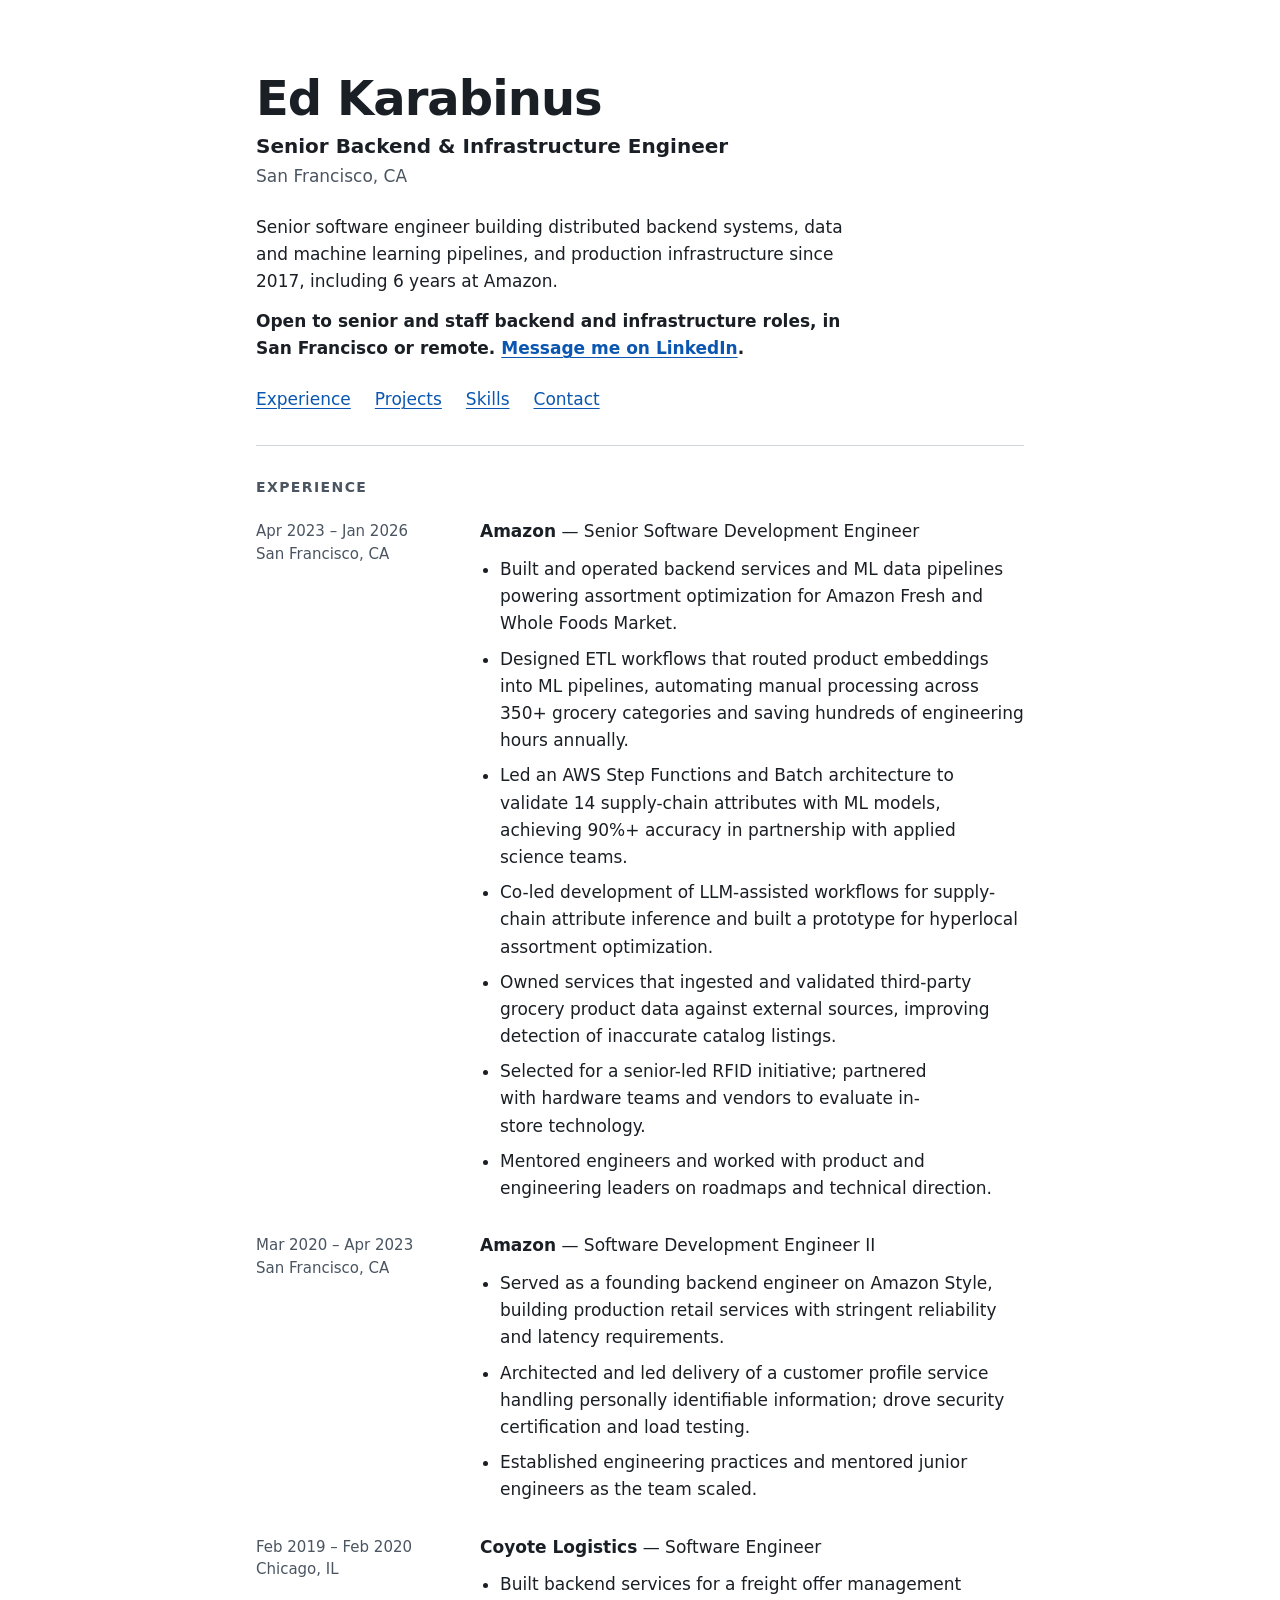
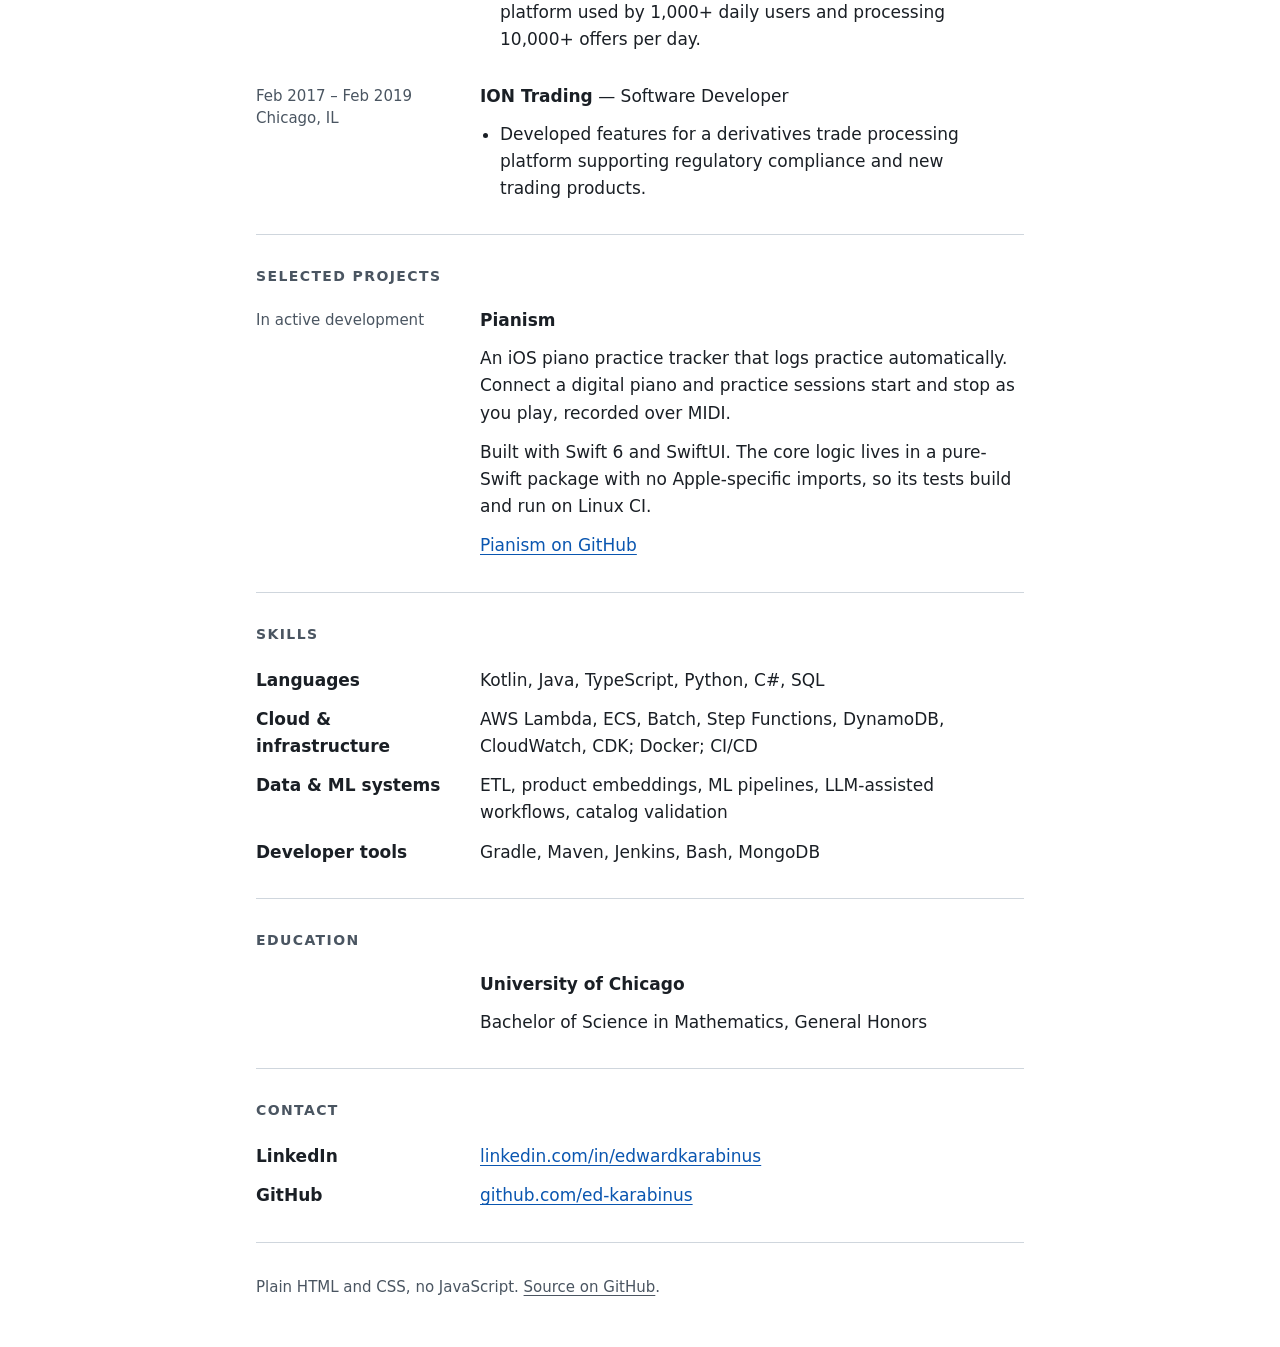
<file: index.html>
<!doctype html>
<html lang="en">
<head>
  <meta charset="utf-8">
  <meta name="viewport" content="width=device-width, initial-scale=1">
  <title>Ed Karabinus · Senior Backend &amp; Infrastructure Engineer</title>
  <meta name="description" content="Senior backend and infrastructure engineer in San Francisco: distributed systems, data and ML pipelines, and production infrastructure. Six years at Amazon.">
  <meta name="color-scheme" content="light dark">
  <meta name="theme-color" content="#ffffff" media="(prefers-color-scheme: light)">
  <meta name="theme-color" content="#101419" media="(prefers-color-scheme: dark)">
  <link rel="canonical" href="https://ed-karabinus.github.io/">
  <link rel="icon" href="favicon.svg" type="image/svg+xml">

  <meta property="og:type" content="website">
  <meta property="og:site_name" content="Ed Karabinus">
  <meta property="og:title" content="Ed Karabinus · Senior Backend &amp; Infrastructure Engineer">
  <meta property="og:description" content="Senior backend and infrastructure engineer in San Francisco: distributed systems, data and ML pipelines, and production infrastructure. Six years at Amazon.">
  <meta property="og:url" content="https://ed-karabinus.github.io/">
  <meta property="og:image" content="https://ed-karabinus.github.io/og-image.png">
  <meta property="og:image:width" content="1200">
  <meta property="og:image:height" content="630">
  <meta property="og:image:alt" content="Ed Karabinus, Senior Backend and Infrastructure Engineer, San Francisco">
  <meta name="twitter:card" content="summary_large_image">

  <link rel="stylesheet" href="style.css">
</head>
<body>
  <a class="skip-link" href="#main">Skip to content</a>

  <header class="site-header">
    <h1>Ed Karabinus</h1>
    <p class="role">Senior Backend &amp; Infrastructure Engineer</p>
    <p class="place">San Francisco, CA</p>
    <p class="summary">Senior software engineer building distributed backend systems, data and machine learning pipelines, and production infrastructure since 2017, including 6 years at Amazon.</p>
    <p class="availability">Open to senior and staff backend and infrastructure roles, in San Francisco or remote. <a href="https://www.linkedin.com/in/edwardkarabinus">Message me on LinkedIn</a>.</p>
    <nav aria-label="Page sections">
      <ul>
        <li><a href="#experience">Experience</a></li>
        <li><a href="#projects">Projects</a></li>
        <li><a href="#skills">Skills</a></li>
        <li><a href="#contact">Contact</a></li>
      </ul>
    </nav>
  </header>

  <main id="main">
    <section id="experience" aria-labelledby="experience-heading">
      <h2 id="experience-heading">Experience</h2>

      <article class="entry">
        <h3><span class="name">Amazon</span> &mdash; Senior Software Development Engineer</h3>
        <p class="meta">
          <span><time datetime="2023-04">Apr 2023</time> &ndash; <time datetime="2026-01">Jan 2026</time></span>
          <span>San Francisco, CA</span>
        </p>
        <ul class="body">
          <li>Built and operated backend services and ML data pipelines powering assortment optimization for Amazon Fresh and Whole Foods Market.</li>
          <li>Designed ETL workflows that routed product embeddings into ML pipelines, automating manual processing across 350+ grocery categories and saving hundreds of engineering hours annually.</li>
          <li>Led an AWS Step Functions and Batch architecture to validate 14 supply-chain attributes with ML models, achieving 90%+ accuracy in partnership with applied science teams.</li>
          <li>Co-led development of LLM-assisted workflows for supply-chain attribute inference and built a prototype for hyperlocal assortment optimization.</li>
          <li>Owned services that ingested and validated third-party grocery product data against external sources, improving detection of inaccurate catalog listings.</li>
          <li>Selected for a senior-led RFID initiative; partnered with hardware teams and vendors to evaluate in-store technology.</li>
          <li>Mentored engineers and worked with product and engineering leaders on roadmaps and technical direction.</li>
        </ul>
      </article>

      <article class="entry">
        <h3><span class="name">Amazon</span> &mdash; Software Development Engineer II</h3>
        <p class="meta">
          <span><time datetime="2020-03">Mar 2020</time> &ndash; <time datetime="2023-04">Apr 2023</time></span>
          <span>San Francisco, CA</span>
        </p>
        <ul class="body">
          <li>Served as a founding backend engineer on Amazon Style, building production retail services with stringent reliability and latency requirements.</li>
          <li>Architected and led delivery of a customer profile service handling personally identifiable information; drove security certification and load testing.</li>
          <li>Established engineering practices and mentored junior engineers as the team scaled.</li>
        </ul>
      </article>

      <article class="entry">
        <h3><span class="name">Coyote Logistics</span> &mdash; Software Engineer</h3>
        <p class="meta">
          <span><time datetime="2019-02">Feb 2019</time> &ndash; <time datetime="2020-02">Feb 2020</time></span>
          <span>Chicago, IL</span>
        </p>
        <ul class="body">
          <li>Built backend services for a freight offer management platform used by 1,000+ daily users and processing 10,000+ offers per day.</li>
        </ul>
      </article>

      <article class="entry">
        <h3><span class="name">ION Trading</span> &mdash; Software Developer</h3>
        <p class="meta">
          <span><time datetime="2017-02">Feb 2017</time> &ndash; <time datetime="2019-02">Feb 2019</time></span>
          <span>Chicago, IL</span>
        </p>
        <ul class="body">
          <li>Developed features for a derivatives trade processing platform supporting regulatory compliance and new trading products.</li>
        </ul>
      </article>
    </section>

    <section id="projects" aria-labelledby="projects-heading">
      <h2 id="projects-heading">Selected projects</h2>

      <article class="entry">
        <h3><span class="name">Pianism</span></h3>
        <p class="meta">
          <span>In active development</span>
        </p>
        <div class="body">
          <p>An iOS piano practice tracker that logs practice automatically. Connect a digital piano and practice sessions start and stop as you play, recorded over MIDI.</p>
          <p>Built with Swift 6 and SwiftUI. The core logic lives in a pure-Swift package with no Apple-specific imports, so its tests build and run on Linux CI.</p>
          <p><a href="https://github.com/ed-karabinus/pianism">Pianism on GitHub</a></p>
        </div>
      </article>
    </section>

    <section id="skills" aria-labelledby="skills-heading">
      <h2 id="skills-heading">Skills</h2>
      <dl class="pairs">
        <div>
          <dt>Languages</dt>
          <dd>Kotlin, Java, TypeScript, Python, C#, SQL</dd>
        </div>
        <div>
          <dt>Cloud &amp; infrastructure</dt>
          <dd>AWS Lambda, ECS, Batch, Step Functions, DynamoDB, CloudWatch, CDK; Docker; CI/CD</dd>
        </div>
        <div>
          <dt>Data &amp; ML systems</dt>
          <dd>ETL, product embeddings, ML pipelines, LLM-assisted workflows, catalog validation</dd>
        </div>
        <div>
          <dt>Developer tools</dt>
          <dd>Gradle, Maven, Jenkins, Bash, MongoDB</dd>
        </div>
      </dl>
    </section>

    <section id="education" aria-labelledby="education-heading">
      <h2 id="education-heading">Education</h2>
      <article class="entry">
        <h3><span class="name">University of Chicago</span></h3>
        <p class="body">Bachelor of Science in Mathematics, General Honors</p>
      </article>
    </section>

    <section id="contact" aria-labelledby="contact-heading">
      <h2 id="contact-heading">Contact</h2>
      <dl class="pairs">
        <div>
          <dt>LinkedIn</dt>
          <dd><a href="https://www.linkedin.com/in/edwardkarabinus">linkedin.com/in/edwardkarabinus</a></dd>
        </div>
        <div>
          <dt>GitHub</dt>
          <dd><a href="https://github.com/ed-karabinus">github.com/ed-karabinus</a></dd>
        </div>
      </dl>
    </section>
  </main>

  <footer class="site-footer">
    <p>Plain HTML and CSS, no JavaScript. <a href="https://github.com/ed-karabinus/ed-karabinus.github.io">Source on GitHub</a>.</p>
  </footer>
</body>
</html>
</file>
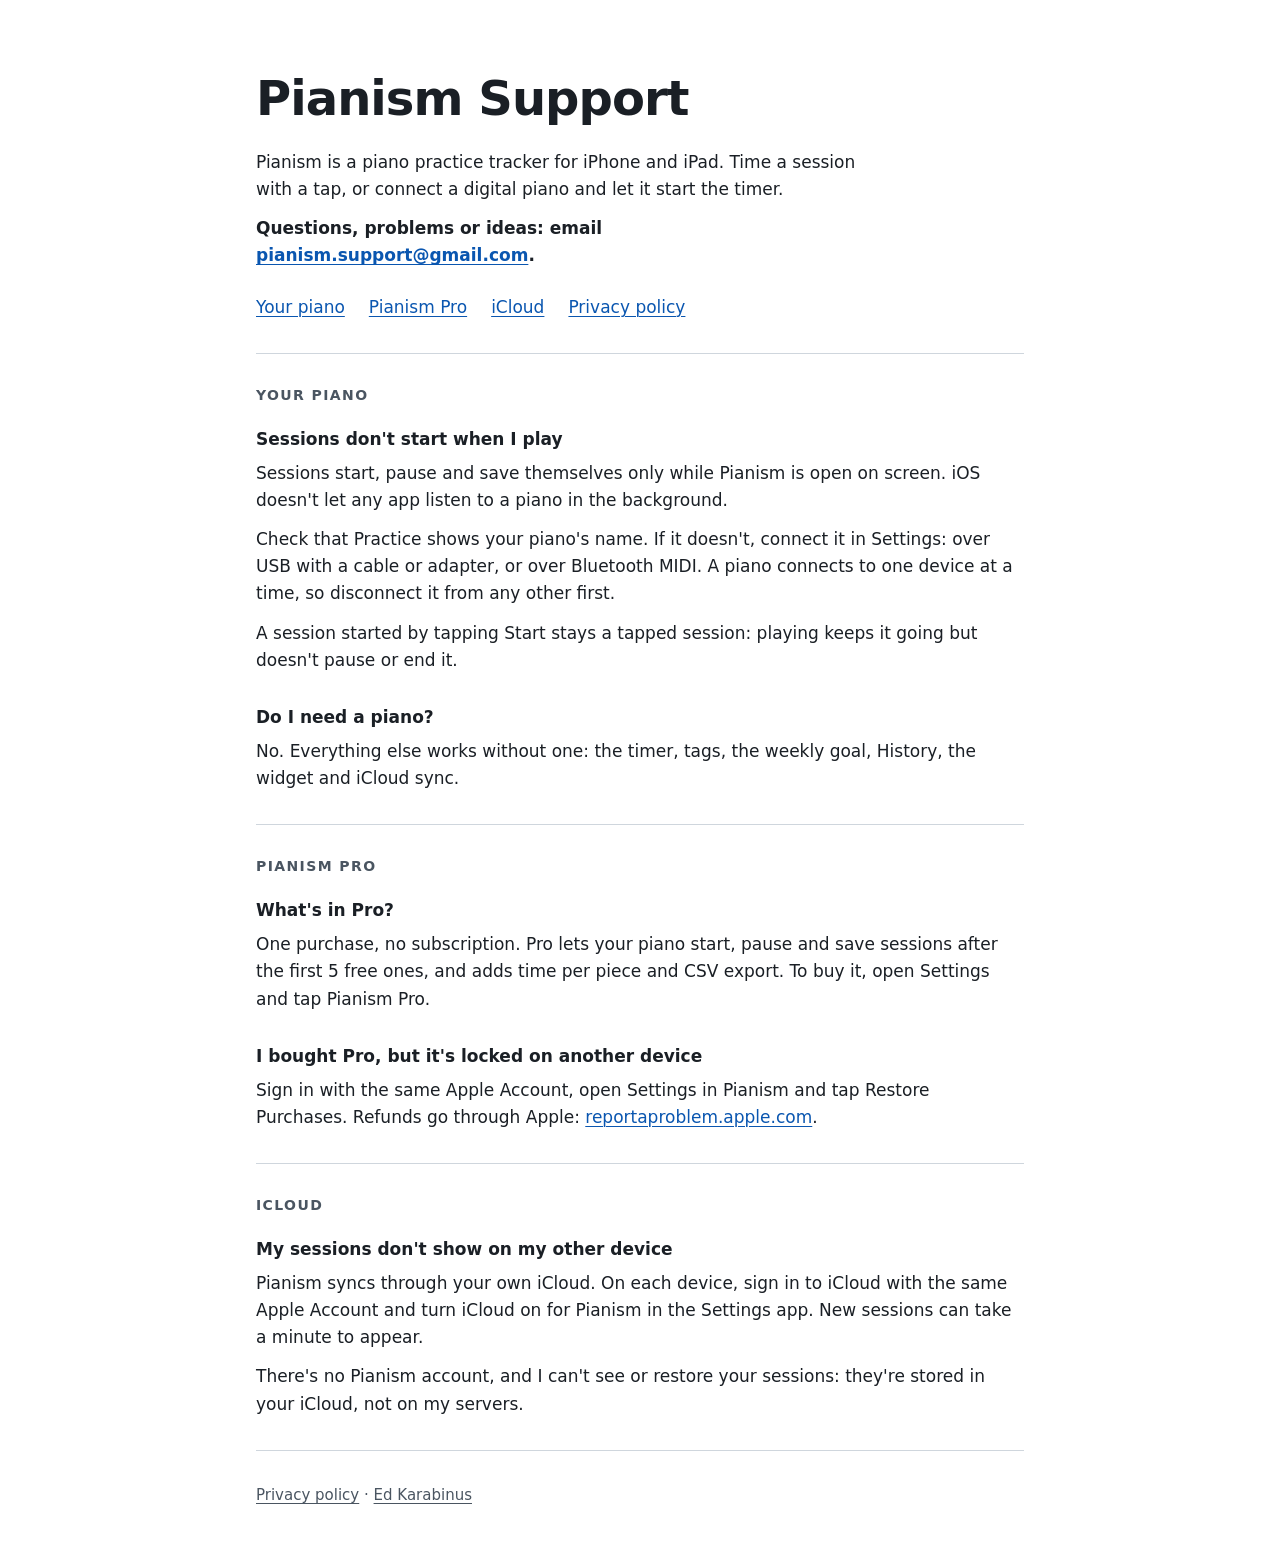
<file: pianism/index.html>
<!doctype html>
<html lang="en">
<head>
  <meta charset="utf-8">
  <meta name="viewport" content="width=device-width, initial-scale=1">
  <title>Pianism Support</title>
  <meta name="description" content="Help with Pianism, the iPhone and iPad piano practice tracker: how sessions start, Pianism Pro, iCloud sync, and how to get in touch.">
  <meta name="color-scheme" content="light dark">
  <meta name="theme-color" content="#ffffff" media="(prefers-color-scheme: light)">
  <meta name="theme-color" content="#101419" media="(prefers-color-scheme: dark)">
  <link rel="canonical" href="https://ed-karabinus.github.io/pianism/">
  <link rel="icon" href="../favicon.svg" type="image/svg+xml">
  <link rel="stylesheet" href="../style.css">
  <style>
    .faq + .faq { margin-top: 2rem; }
    .faq > .body { margin-top: 0.5rem; }
  </style>
</head>
<body>
  <a class="skip-link" href="#main">Skip to content</a>

  <header class="site-header">
    <h1>Pianism Support</h1>
    <p class="summary">Pianism is a piano practice tracker for iPhone and iPad. Time a session with a tap, or connect a digital piano and let it start the timer.</p>
    <p class="availability">Questions, problems or ideas: email <a href="mailto:pianism.support@gmail.com">pianism.support@gmail.com</a>.</p>
    <nav aria-label="Page sections">
      <ul>
        <li><a href="#piano">Your piano</a></li>
        <li><a href="#pro">Pianism Pro</a></li>
        <li><a href="#sync">iCloud</a></li>
        <li><a href="privacy/">Privacy policy</a></li>
      </ul>
    </nav>
  </header>

  <main id="main">
    <section id="piano" aria-labelledby="piano-heading">
      <h2 id="piano-heading">Your piano</h2>
      <article class="faq">
        <h3><span class="name">Sessions don't start when I play</span></h3>
        <div class="body">
          <p>Sessions start, pause and save themselves only while Pianism is open on screen. iOS doesn't let any app listen to a piano in the background.</p>
          <p>Check that Practice shows your piano's name. If it doesn't, connect it in Settings: over USB with a cable or adapter, or over Bluetooth MIDI. A piano connects to one device at a time, so disconnect it from any other first.</p>
          <p>A session started by tapping Start stays a tapped session: playing keeps it going but doesn't pause or end it.</p>
        </div>
      </article>
      <article class="faq">
        <h3><span class="name">Do I need a piano?</span></h3>
        <div class="body">
          <p>No. Everything else works without one: the timer, tags, the weekly goal, History, the widget and iCloud sync.</p>
        </div>
      </article>
    </section>

    <section id="pro" aria-labelledby="pro-heading">
      <h2 id="pro-heading">Pianism Pro</h2>
      <article class="faq">
        <h3><span class="name">What's in Pro?</span></h3>
        <div class="body">
          <p>One purchase, no subscription. Pro lets your piano start, pause and save sessions after the first 5 free ones, and adds time per piece and CSV export. To buy it, open Settings and tap Pianism Pro.</p>
        </div>
      </article>
      <article class="faq">
        <h3><span class="name">I bought Pro, but it's locked on another device</span></h3>
        <div class="body">
          <p>Sign in with the same Apple Account, open Settings in Pianism and tap Restore Purchases. Refunds go through Apple: <a href="https://reportaproblem.apple.com">reportaproblem.apple.com</a>.</p>
        </div>
      </article>
    </section>

    <section id="sync" aria-labelledby="sync-heading">
      <h2 id="sync-heading">iCloud</h2>
      <article class="faq">
        <h3><span class="name">My sessions don't show on my other device</span></h3>
        <div class="body">
          <p>Pianism syncs through your own iCloud. On each device, sign in to iCloud with the same Apple Account and turn iCloud on for Pianism in the Settings app. New sessions can take a minute to appear.</p>
          <p>There's no Pianism account, and I can't see or restore your sessions: they're stored in your iCloud, not on my servers.</p>
        </div>
      </article>
    </section>
  </main>

  <footer class="site-footer">
    <p><a href="privacy/">Privacy policy</a> · <a href="../">Ed Karabinus</a></p>
  </footer>
</body>
</html>
</file>
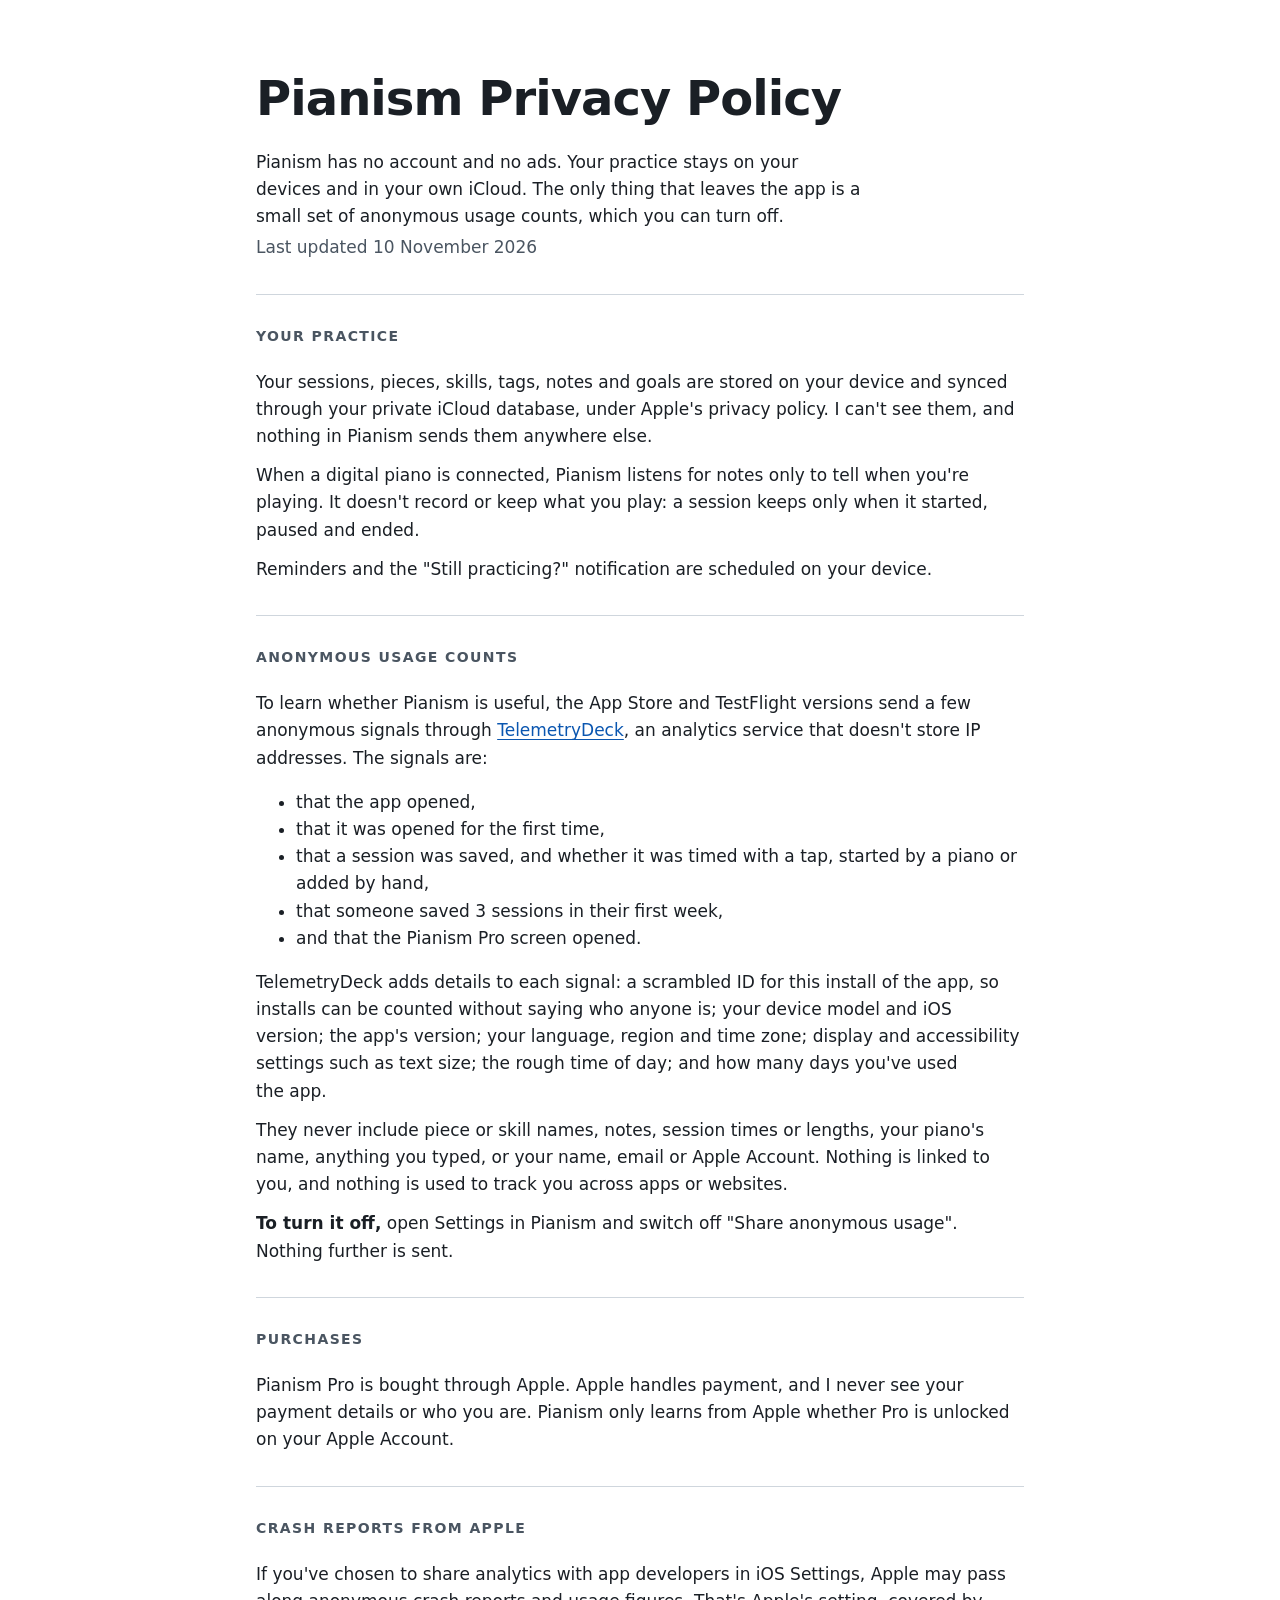
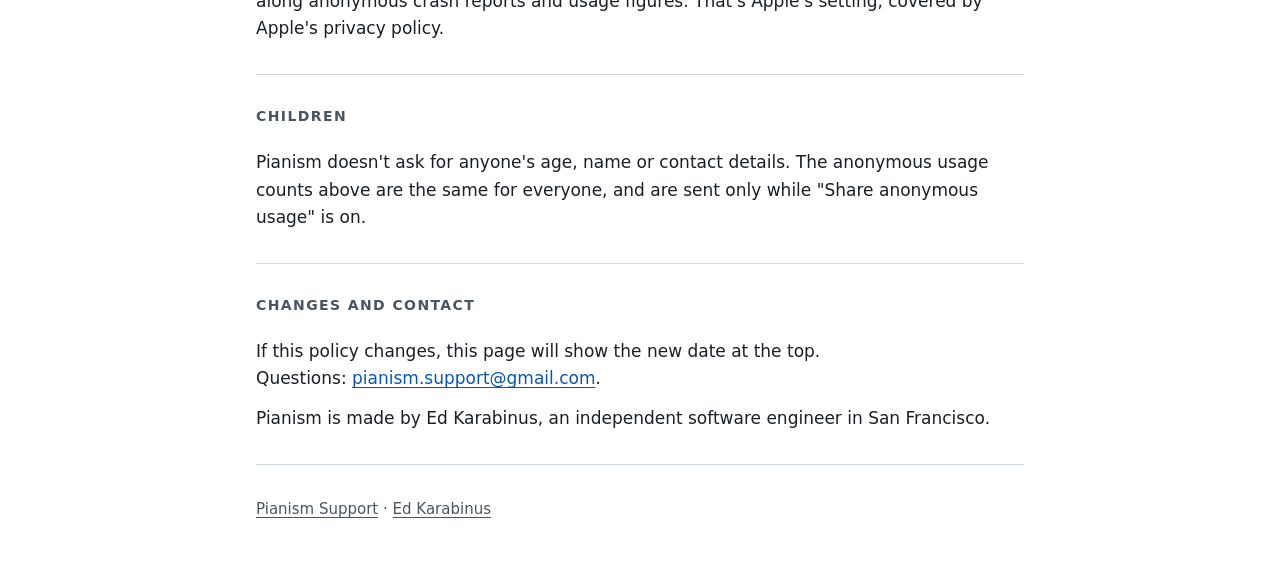
<file: pianism/privacy/index.html>
<!doctype html>
<html lang="en">
<head>
  <meta charset="utf-8">
  <meta name="viewport" content="width=device-width, initial-scale=1">
  <title>Pianism Privacy Policy</title>
  <meta name="description" content="What Pianism, the piano practice tracker, collects and what it never does: no account, practice stays in your iCloud, and anonymous usage counts you can turn off.">
  <meta name="color-scheme" content="light dark">
  <meta name="theme-color" content="#ffffff" media="(prefers-color-scheme: light)">
  <meta name="theme-color" content="#101419" media="(prefers-color-scheme: dark)">
  <link rel="canonical" href="https://ed-karabinus.github.io/pianism/privacy/">
  <link rel="icon" href="../../favicon.svg" type="image/svg+xml">
  <link rel="stylesheet" href="../../style.css">
</head>
<body>
  <a class="skip-link" href="#main">Skip to content</a>

  <header class="site-header">
    <h1>Pianism Privacy Policy</h1>
    <p class="summary">Pianism has no account and no ads. Your practice stays on your devices and in your own iCloud. The only thing that leaves the app is a small set of anonymous usage counts, which you can turn off.</p>
    <p class="place">Last updated <time datetime="2026-11-10">10 November 2026</time></p>
  </header>

  <main id="main">
    <section id="practice" aria-labelledby="practice-heading">
      <h2 id="practice-heading">Your practice</h2>
      <div class="body">
        <p>Your sessions, pieces, skills, tags, notes and goals are stored on your device and synced through your private iCloud database, under Apple's privacy policy. I can't see them, and nothing in Pianism sends them anywhere else.</p>
        <p>When a digital piano is connected, Pianism listens for notes only to tell when you're playing. It doesn't record or keep what you play: a session keeps only when it started, paused and ended.</p>
        <p>Reminders and the "Still practicing?" notification are scheduled on your device.</p>
      </div>
    </section>

    <section id="analytics" aria-labelledby="analytics-heading">
      <h2 id="analytics-heading">Anonymous usage counts</h2>
      <div class="body">
        <p>To learn whether Pianism is useful, the App Store and TestFlight versions send a few anonymous signals through <a href="https://telemetrydeck.com/privacy/">TelemetryDeck</a>, an analytics service that doesn't store IP addresses. The signals are:</p>
        <ul>
          <li>that the app opened,</li>
          <li>that it was opened for the first time,</li>
          <li>that a session was saved, and whether it was timed with a tap, started by a piano or added by hand,</li>
          <li>that someone saved 3 sessions in their first week,</li>
          <li>and that the Pianism Pro screen opened.</li>
        </ul>
        <p>TelemetryDeck adds details to each signal: a scrambled ID for this install of the app, so installs can be counted without saying who anyone is; your device model and iOS version; the app's version; your language, region and time zone; display and accessibility settings such as text size; the rough time of day; and how many days you've used the app.</p>
        <p>They never include piece or skill names, notes, session times or lengths, your piano's name, anything you typed, or your name, email or Apple Account. Nothing is linked to you, and nothing is used to track you across apps or websites.</p>
        <p><strong>To turn it off,</strong> open Settings in Pianism and switch off "Share anonymous usage". Nothing further is sent.</p>
      </div>
    </section>

    <section id="purchases" aria-labelledby="purchases-heading">
      <h2 id="purchases-heading">Purchases</h2>
      <div class="body">
        <p>Pianism Pro is bought through Apple. Apple handles payment, and I never see your payment details or who you are. Pianism only learns from Apple whether Pro is unlocked on your Apple Account.</p>
      </div>
    </section>

    <section id="apple" aria-labelledby="apple-heading">
      <h2 id="apple-heading">Crash reports from Apple</h2>
      <div class="body">
        <p>If you've chosen to share analytics with app developers in iOS Settings, Apple may pass along anonymous crash reports and usage figures. That's Apple's setting, covered by Apple's privacy policy.</p>
      </div>
    </section>

    <section id="children" aria-labelledby="children-heading">
      <h2 id="children-heading">Children</h2>
      <div class="body">
        <p>Pianism doesn't ask for anyone's age, name or contact details. The anonymous usage counts above are the same for everyone, and are sent only while "Share anonymous usage" is on.</p>
      </div>
    </section>

    <section id="changes" aria-labelledby="changes-heading">
      <h2 id="changes-heading">Changes and contact</h2>
      <div class="body">
        <p>If this policy changes, this page will show the new date at the top. Questions: <a href="mailto:pianism.support@gmail.com">pianism.support@gmail.com</a>.</p>
        <p>Pianism is made by Ed Karabinus, an independent software engineer in San Francisco.</p>
      </div>
    </section>
  </main>

  <footer class="site-footer">
    <p><a href="../">Pianism Support</a> · <a href="../../">Ed Karabinus</a></p>
  </footer>
</body>
</html>
</file>
<file: style.css>
/* Ed Karabinus: personal site. One stylesheet, system fonts, no build step. */

:root {
  color-scheme: light dark;

  --bg: #ffffff;
  --text: #1a1f25;
  --muted: #4a5561;
  --link: #0a56b0;
  --focus: #0a56b0;
  --rule: #cfd6dd;
  --surface: #f4f6f8;

  --font: system-ui, -apple-system, "Segoe UI", Roboto, "Helvetica Neue", Arial, sans-serif;

  --gutter: 1rem;
  --label-col: 12rem; /* dates, status, and term labels */
  --col-gap: 2rem;
}

@media (prefers-color-scheme: dark) {
  :root {
    --bg: #101419;
    --text: #e7eaee;
    --muted: #a3adb8;
    --link: #7db6f5;
    --focus: #7db6f5;
    --rule: #2c343d;
    --surface: #171c22;
  }
}

*,
*::before,
*::after {
  box-sizing: border-box;
}

html {
  -webkit-text-size-adjust: 100%;
  text-size-adjust: 100%;
  scroll-padding-top: 1rem;
}

@media (prefers-reduced-motion: no-preference) {
  html {
    scroll-behavior: smooth;
  }
}

body {
  margin: 0;
  background: var(--bg);
  color: var(--text);
  font-family: var(--font);
  font-size: 1.0625rem;
  line-height: 1.6;
  overflow-wrap: break-word;
}

/* Shared page column */
.site-header,
main,
.site-footer {
  max-width: 50rem;
  margin-inline: auto;
  padding-inline: max(var(--gutter), env(safe-area-inset-left)) max(var(--gutter), env(safe-area-inset-right));
}

/* Links */
a {
  color: var(--link);
  text-decoration: underline;
  text-decoration-thickness: 1px;
  text-underline-offset: 0.18em;
}

a:hover {
  text-decoration-thickness: 2px;
}

:focus-visible {
  outline: 3px solid var(--focus);
  outline-offset: 3px;
  border-radius: 2px;
}

.skip-link {
  position: absolute;
  left: 0.5rem;
  top: 0.5rem;
  padding: 0.5rem 0.75rem;
  background: var(--surface);
  color: var(--text);
  border: 1px solid var(--rule);
  border-radius: 4px;
  transform: translateY(-200%);
}

.skip-link:focus {
  transform: none;
}

/* Header */
.site-header {
  padding-top: 3rem;
  padding-bottom: 2rem;
}

h1 {
  margin: 0;
  font-size: clamp(2.25rem, 8vw, 3rem);
  line-height: 1.1;
  font-weight: 700;
  letter-spacing: -0.02em;
}

.role {
  margin: 0.5rem 0 0;
  font-size: 1.25rem;
  line-height: 1.3;
  font-weight: 600;
  text-wrap: balance;
}

.place {
  margin: 0.25rem 0 0;
  color: var(--muted);
}

.summary {
  max-width: 38rem;
  margin: 1.5rem 0 0;
  text-wrap: pretty;
}

.availability {
  max-width: 38rem;
  margin: 0.75rem 0 0;
  font-weight: 600;
  text-wrap: pretty;
}

.site-header nav ul {
  display: flex;
  flex-wrap: wrap;
  gap: 0.25rem 1.5rem;
  margin: 1.5rem 0 0;
  padding: 0;
  list-style: none;
}

/* Sections */
section {
  padding-block: 2rem;
  border-top: 1px solid var(--rule);
}

h2 {
  margin: 0 0 1.5rem;
  color: var(--muted);
  font-size: 0.875rem;
  line-height: 1.3;
  font-weight: 700;
  letter-spacing: 0.1em;
  text-transform: uppercase;
}

h3 {
  margin: 0;
  font-size: 1.0625rem;
  line-height: 1.4;
  font-weight: 400;
}

.name {
  font-weight: 700;
}

/* Entries: jobs, projects, education. Stacked on small screens. */
.entry + .entry {
  margin-top: 2rem;
}

.meta {
  margin: 0.25rem 0 0.75rem;
  color: var(--muted);
  font-size: 0.9375rem;
  line-height: 1.5;
  font-variant-numeric: tabular-nums;
}

.meta span {
  display: block;
}

.body {
  margin: 0;
}

ul.body {
  padding-left: 1.25rem;
}

ul.body li + li,
div.body p + p {
  margin-top: 0.5rem;
}

.body li,
.body p {
  text-wrap: pretty;
}

div.body p {
  margin: 0;
}

div.body p + p {
  margin-top: 0.75rem;
}

/* Term/description pairs: skills and contact */
.pairs {
  margin: 0;
}

.pairs > div + div {
  margin-top: 0.75rem;
}

.pairs dt {
  font-weight: 700;
}

.pairs dd {
  margin: 0;
}

.pairs a {
  overflow-wrap: anywhere;
}

/* Footer */
.site-footer {
  padding-bottom: 3rem;
  color: var(--muted);
  font-size: 0.9375rem;
}

.site-footer p {
  margin: 0;
  padding-top: 2rem;
  border-top: 1px solid var(--rule);
}

.site-footer a {
  color: inherit;
}

/* Wider screens: labels in a left column, content on the right */
@media (min-width: 40rem) {
  .site-header {
    padding-top: 4.5rem;
  }

  .entry {
    display: grid;
    grid-template-columns: var(--label-col) minmax(0, 1fr);
    column-gap: var(--col-gap);
    align-items: baseline;
  }

  .entry > h3 {
    grid-column: 2;
    grid-row: 1;
  }

  .entry > .meta {
    grid-column: 1;
    grid-row: 1 / span 2;
    align-self: start;
    margin: 0;
  }

  .entry > .body {
    grid-column: 2;
    grid-row: 2;
    margin-top: 0.75rem;
  }

  .pairs > div {
    display: grid;
    grid-template-columns: var(--label-col) minmax(0, 1fr);
    column-gap: var(--col-gap);
  }
}

/* Print: black on white, show where links go, drop navigation */
@media print {
  :root {
    --bg: #fff;
    --text: #000;
    --muted: #333;
    --link: #000;
    --rule: #999;
  }

  body {
    font-size: 11pt;
  }

  .skip-link,
  .site-header nav {
    display: none;
  }

  .site-header {
    padding-top: 0;
  }

  .entry {
    break-inside: avoid;
  }

  .body a::after {
    content: " (" attr(href) ")";
  }
}
</file>
